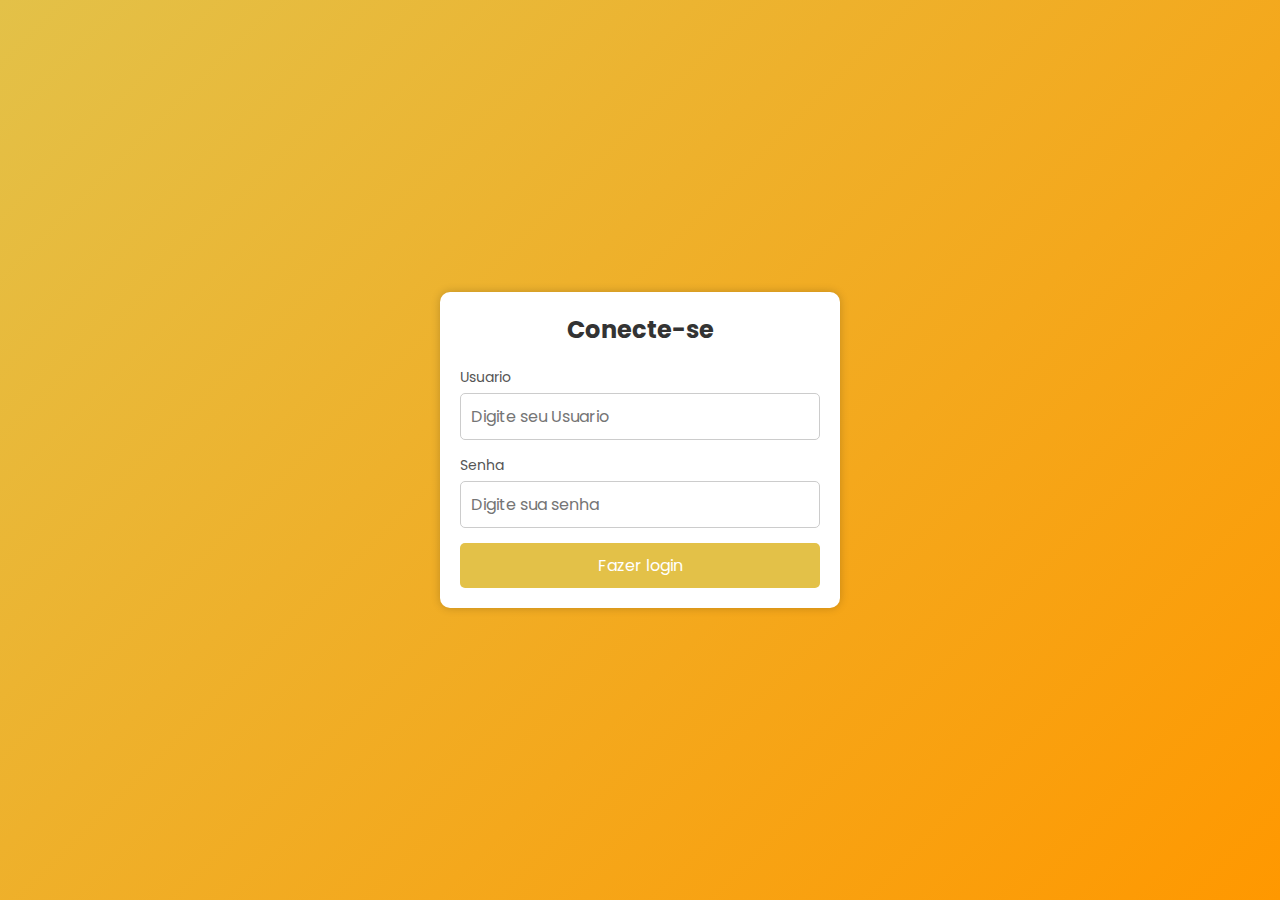
<file: index.html>
<!DOCTYPE html>
<html lang="pt-BR">
  <head>
    <meta charset="UTF-8" />
    <meta name="viewport" content="width=device-width, initial-scale=1.0" />
    <title>Login | Progen Energía</title>
    <link rel="stylesheet" href="login.css" />
    <link
      href="https://fonts.googleapis.com/css2?family=Poppins:wght@300;400;600&display=swap"
      rel="stylesheet"
    />
  </head>
  <body>
    <div class="login-container">
      <form class="login-form" onsubmit="return validarLogin(event)">
        <h2>Conecte-se</h2>

        <div class="input-group">
          <label for="username">Usuario</label>
          <input
            type="text"
            id="username"
            placeholder="Digite seu Usuario"
            required
          />
        </div>

        <div class="input-group">
          <label for="password">Senha</label>
          <input
            type="password"
            id="password"
            placeholder="Digite sua senha"
            required
          />
        </div>

        <button type="submit">Fazer login</button>
      </form>
    </div>

    <script src="login.js"></script>
  </body>
</html>
</file>
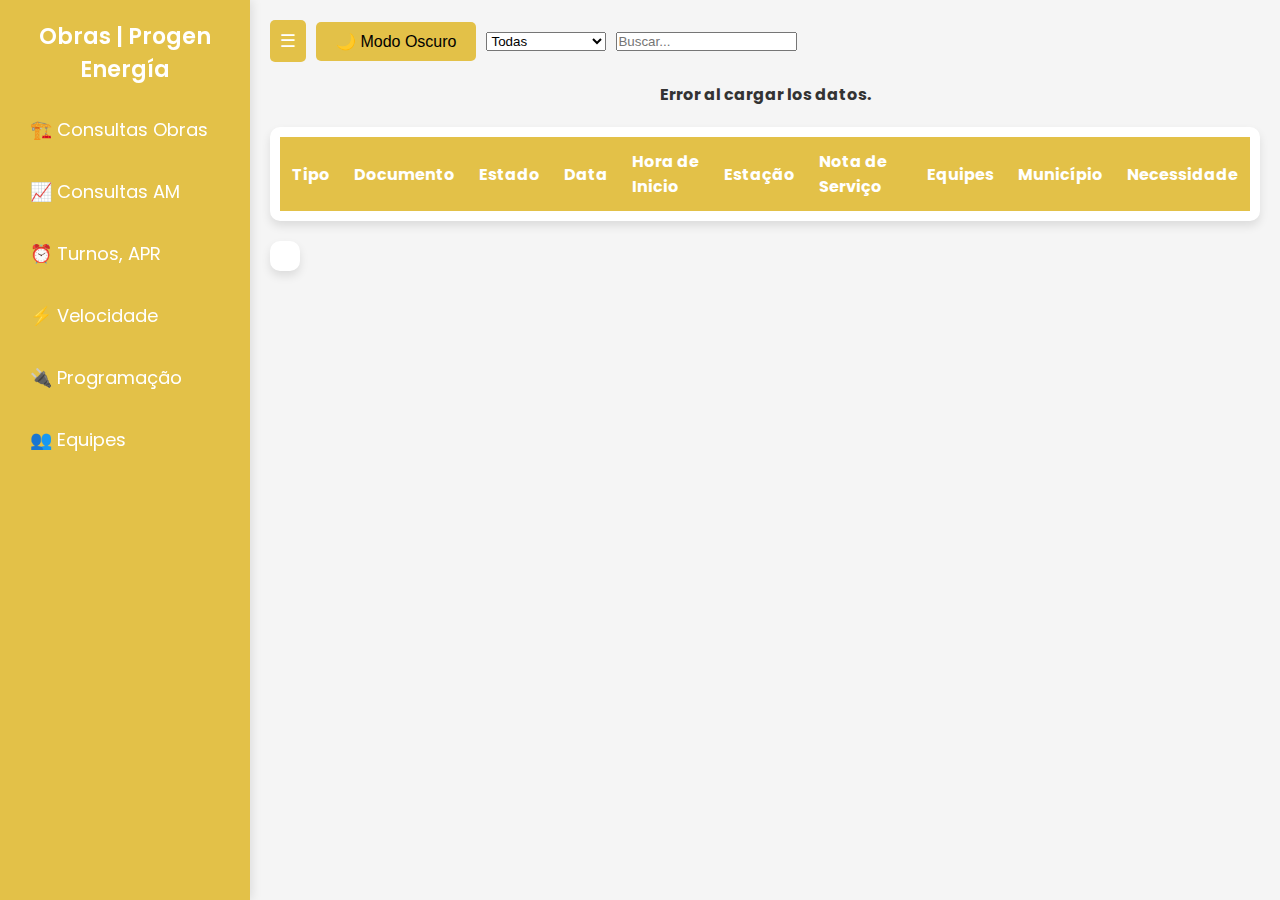
<file: dashboard.html>
<!DOCTYPE html>
<html lang="pt-BR">
  <head>
    <meta charset="UTF-8" />
    <meta name="viewport" content="width=device-width, initial-scale=1.0" />
    <title>Progen Energía</title>
    <link rel="stylesheet" href="/dashboard.css" />
    <link
      href="https://fonts.googleapis.com/css2?family=Poppins:wght@300;400;600&display=swap"
      rel="stylesheet"
    />
  </head>
  <body>
    <!-- Sidebar -->
    <div class="sidebar">
      <h2>Obras | Progen Energía</h2>
      <ul>
        <li><a href="/dashboard.html">🏗️ Consultas Obras</a></li>
        <li><a href="/am.html">📈 Consultas AM</a></li>
        <li><a href="/turno.html">⏰ Turnos, APR</a></li>
        <li><a href="/velocidade.html">⚡ Velocidade</a></li>
        <li><a href="/programacao.html">🔌 Programação</a></li>
        <li><a href="/equipes.html">👥 Equipes</a></li>
        <!--   <li>
          <a href="/progen-energia/index.html" onclick="cerrarSesion()"
            >🚪 Sair</a
          >
        </li> -->
      </ul>
    </div>

    <!-- Contenido principal -->
    <div class="main-content">
      <!-- Barra superior con flex -->
      <div class="top-bar">
        <button class="sidebar-toggle">☰</button>
        <button id="modoOscuro" class="modo-btn">🌙 Modo Oscuro</button>

        <!-- NUEVO: Select para filtrar la estación -->
        <select id="estacaoFilter">
          <option value="">Todas</option>
          <option value="Erechim">Erechim</option>
          <option value="Lagoa Vermelha">Lagoa Vermelha</option>
        </select>

        <input type="text" id="buscador" placeholder="Buscar..." />
      </div>

      <!-- Contenedor principal -->
      <div class="container">
        <!-- Loader -->
        <div id="loader">Cargando datos...</div>

        <div class="table-container">
          <table id="tablaEquipos">
            <thead>
              <tr>
                <th scope="col">Tipo</th>
                <th scope="col">Documento</th>
                <th scope="col">Estado</th>
                <th scope="col">Data</th>
                <th scope="col">Hora de Inicio</th>
                <th scope="col">Estação</th>
                <th scope="col">Nota de Serviço</th>
                <th scope="col">Equipes</th>
                <th scope="col">Município</th>
                <th scope="col">Necessidade</th>
              </tr>
            </thead>
            <tbody></tbody>
          </table>
        </div>

        <div id="legend" class="legend-container"></div>
      </div>
    </div>

    <script src="/dashboard.js"></script>
  </body>
</html>
</file>
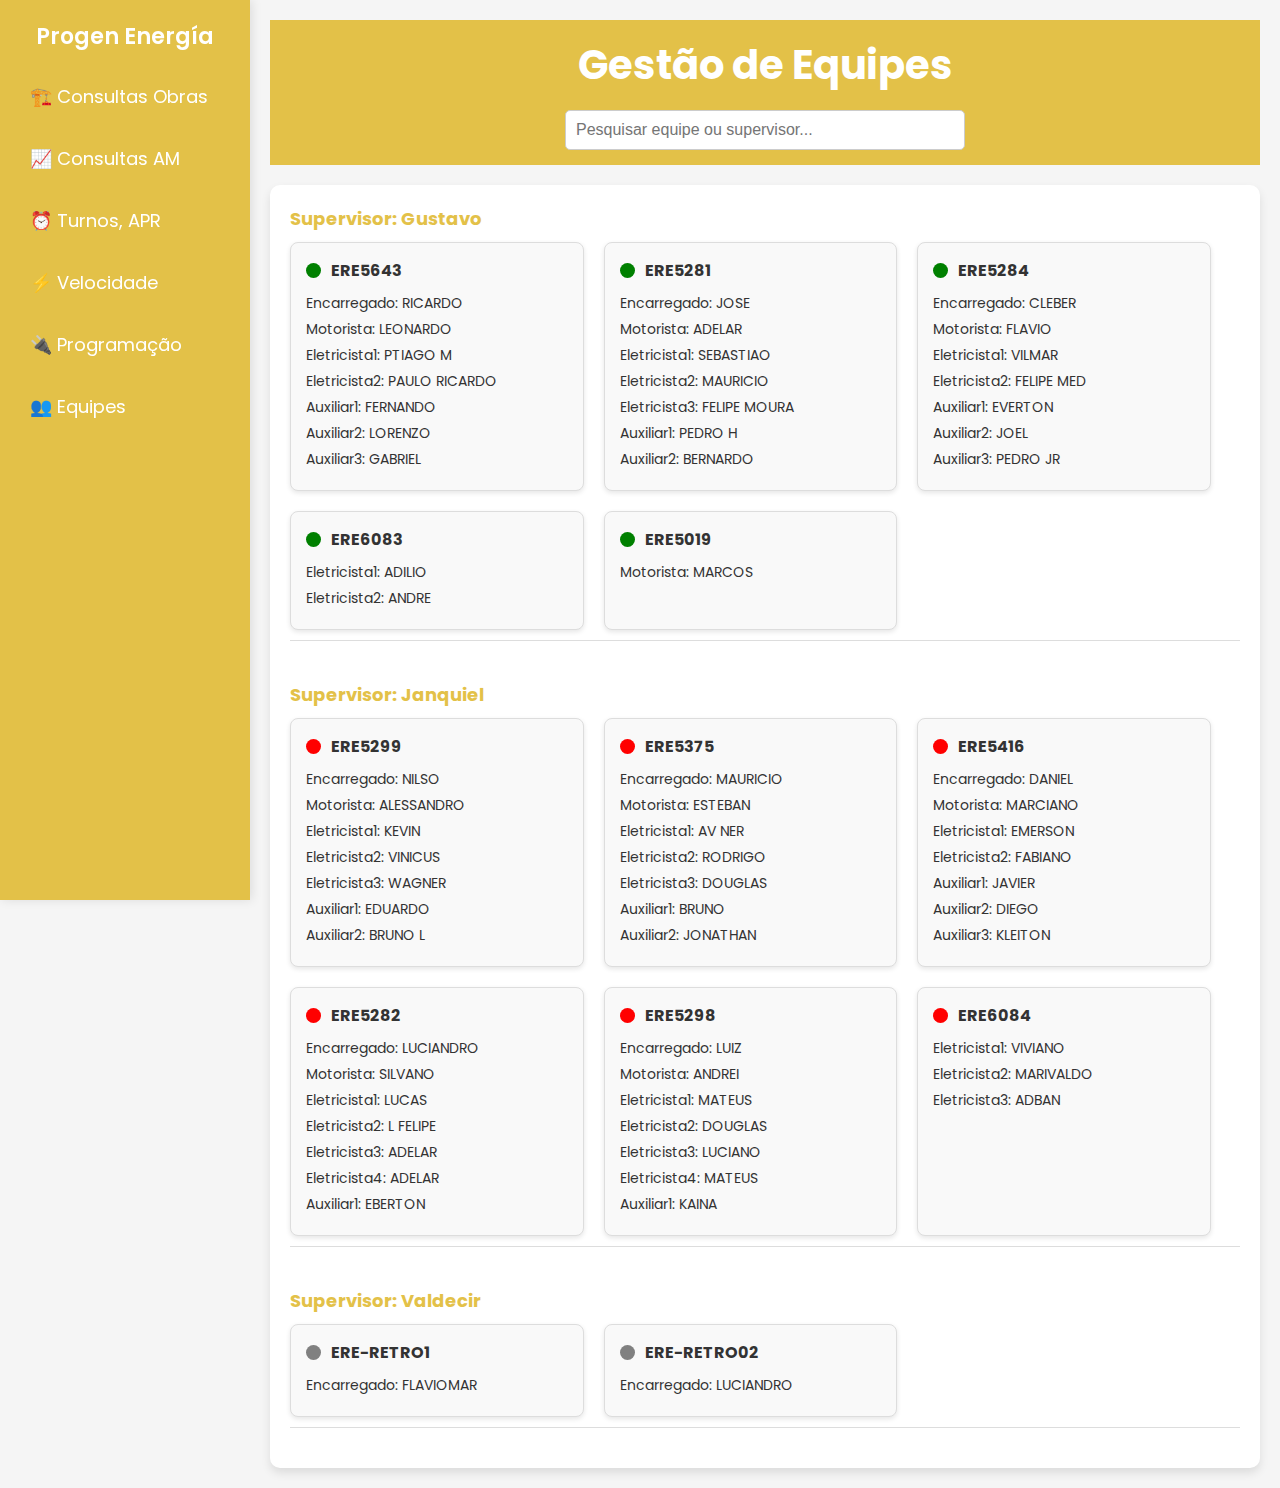
<file: equipes.html>
<!DOCTYPE html>
<html lang="pt-BR">
  <head>
    <meta charset="UTF-8" />
    <meta name="viewport" content="width=device-width, initial-scale=1.0" />
    <title>Gestão de Equipes | Progen Energía</title>
    <link rel="stylesheet" href="/equipes.css" />
    <link
      href="https://fonts.googleapis.com/css2?family=Poppins:wght@300;400;600&display=swap"
      rel="stylesheet"
    />
  </head>
  <body>
    <!-- Sidebar -->
    <div class="sidebar">
      <h2>Progen Energía</h2>
      <ul>
        <li><a href="/dashboard.html">🏗️ Consultas Obras</a></li>
        <li><a href="/am.html">📈 Consultas AM</a></li>
        <li><a href="/turno.html">⏰ Turnos, APR</a></li>
        <li><a href="/velocidade.html">⚡ Velocidade</a></li>
        <li><a href="/programacao.html">🔌 Programação</a></li>
        <li><a href="/equipes.html">👥 Equipes</a></li>
        <!--   <li>
          <a href="/progen-energia/index.html" onclick="cerrarSesion()"
            >🚪 Sair</a
          >
        </li> -->
      </ul>
    </div>

    <!-- Contenido principal -->
    <div class="main-content">
      <header>
        <h1>Gestão de Equipes</h1>
        <input
          type="text"
          id="searchInput"
          placeholder="Pesquisar equipe ou supervisor..."
          onkeyup="filtrarEquipos()"
        />
      </header>

      <div class="container">
        <div id="equiposLista">
          <!-- Aquí se generará dinámicamente la lista de equipos por supervisor -->
        </div>
      </div>
    </div>

    <script src="/equipes.js"></script>
  </body>
</html>
</file>
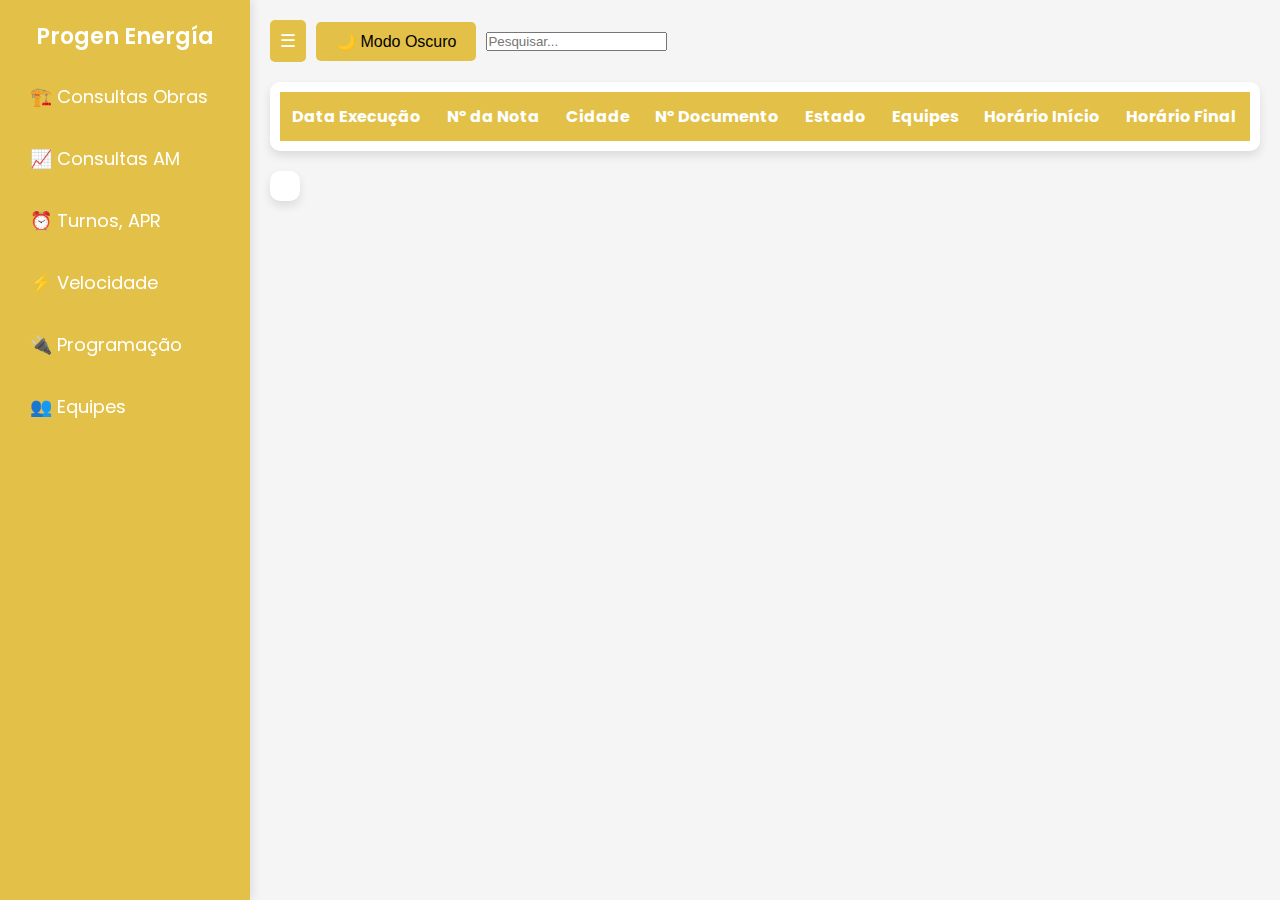
<file: programacao.html>
<!DOCTYPE html>
<html lang="pt-BR">
  <head>
    <meta charset="UTF-8" />
    <meta name="viewport" content="width=device-width, initial-scale=1.0" />
    <title>Programação | Progen Energía</title>
    <link rel="stylesheet" href="/programacao.css" />
    <link
      href="https://fonts.googleapis.com/css2?family=Poppins:wght@300;400;600&display=swap"
      rel="stylesheet"
    />
  </head>
  <body>
    <!-- Sidebar -->
    <div class="sidebar">
      <h2>Progen Energía</h2>
      <ul>
        <li><a href="/dashboard.html">🏗️ Consultas Obras</a></li>
        <li><a href="/am.html">📈 Consultas AM</a></li>
        <li><a href="/turno.html">⏰ Turnos, APR</a></li>
        <li><a href="/velocidade.html">⚡ Velocidade</a></li>
        <li><a href="/programacao.html">🔌 Programação</a></li>
        <li><a href="/equipes.html">👥 Equipes</a></li>
        <!--   <li>
          <a href="/progen-energia/index.html" onclick="cerrarSesion()"
            >🚪 Sair</a
          >
        </li> -->
      </ul>
    </div>

    <!-- Contenido principal -->
    <div class="main-content">
      <!-- Barra superior con flex -->
      <div class="top-bar">
        <button class="sidebar-toggle">☰</button>
        <button id="modoOscuro" class="modo-btn">🌙 Modo Oscuro</button>
        <!-- Campo de búsqueda -->
        <input type="text" id="buscador" placeholder="Pesquisar..." />
      </div>

      <!-- Contenedor principal -->
      <div class="container">
        <!-- Loader -->
        <div id="loader">Cargando datos...</div>

        <div class="table-container">
          <table id="tablaEquipos">
            <thead>
              <tr>
                <th scope="col">Data Execução</th>
                <th scope="col">Nº da Nota</th>
                <th scope="col">Cidade</th>
                <th scope="col">Nº Documento</th>
                <th scope="col">Estado</th>
                <th scope="col">Equipes</th>
                <th scope="col">Horário Início</th>
                <th scope="col">Horário Final</th>
              </tr>
            </thead>
            <tbody></tbody>
          </table>
        </div>

        <!-- Leyenda de Estados -->
        <div id="legend" class="legend-container"></div>
      </div>
    </div>

    <script src="/programacao.js"></script>
  </body>
</html>
</file>
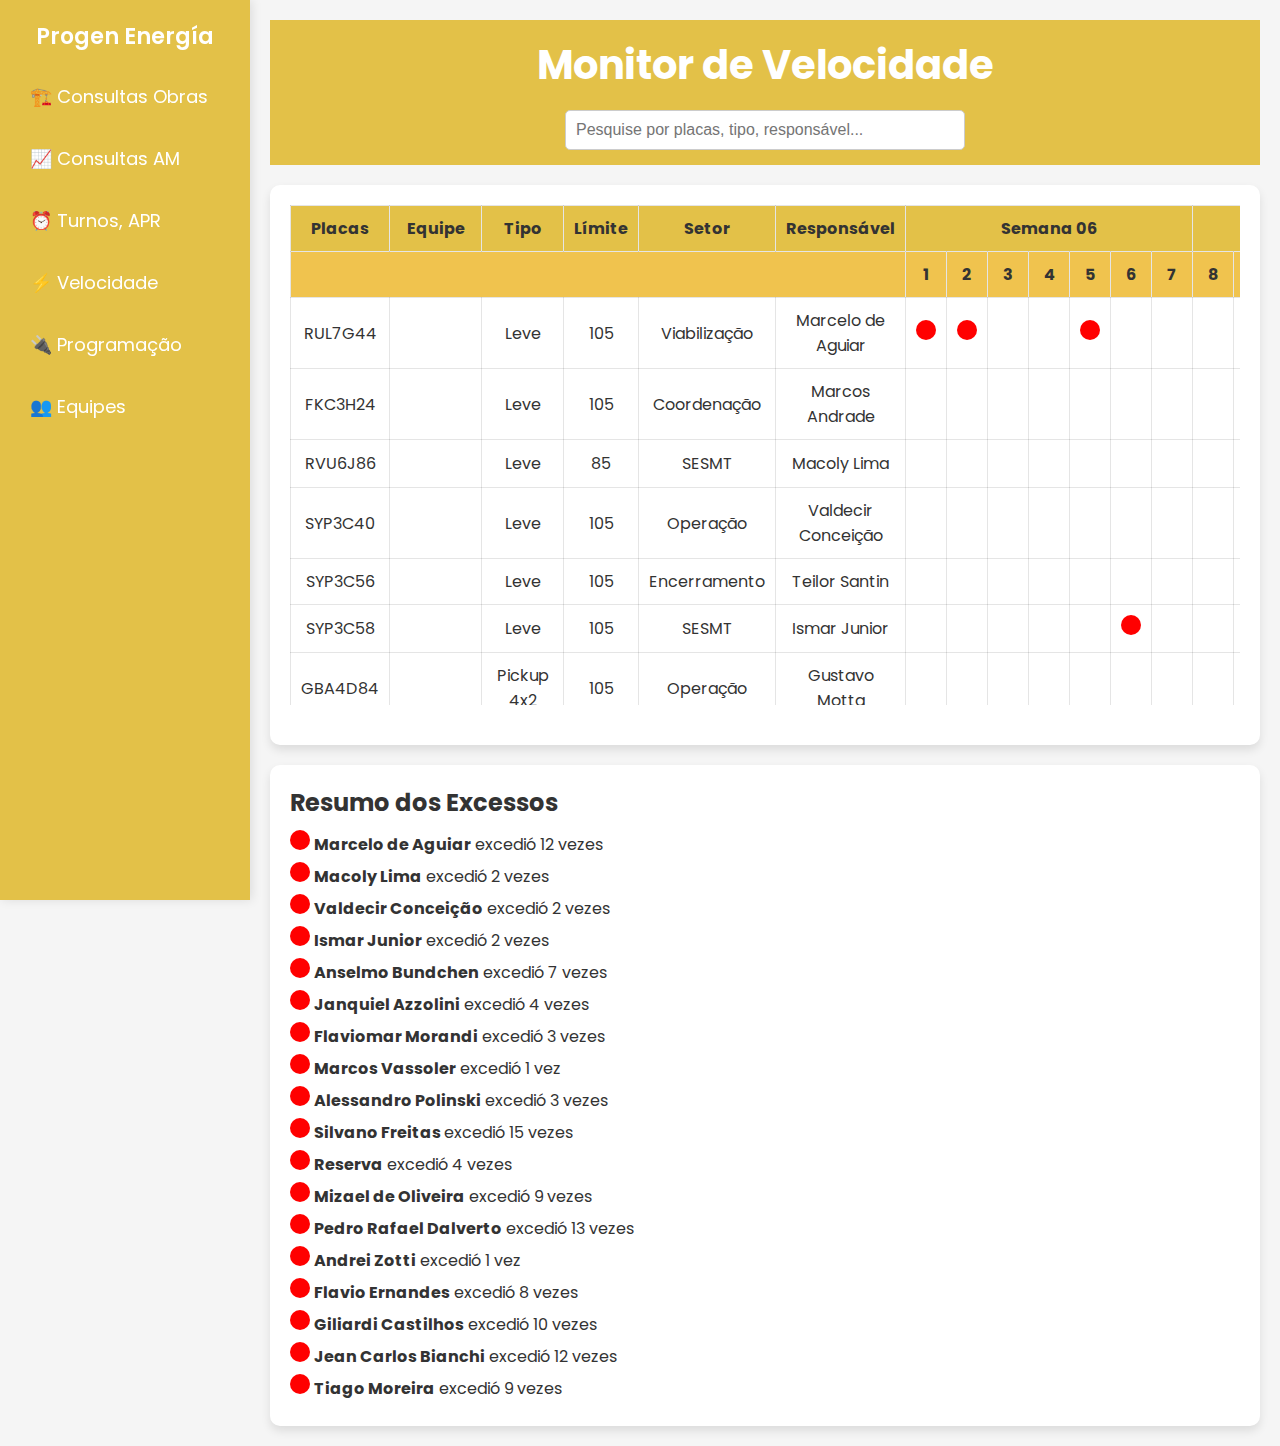
<file: velocidade.html>
<!DOCTYPE html>
<html lang="pt-BR">
  <head>
    <meta charset="UTF-8" />
    <meta name="viewport" content="width=device-width, initial-scale=1.0" />
    <title>Monitor de Velocidad | Progen Energía</title>
    <!-- Enlaza tu CSS -->
    <link rel="stylesheet" href="/velocidade.css" />
    <!-- Fuente Poppins -->
    <link
      href="https://fonts.googleapis.com/css2?family=Poppins:wght@300;400;600&display=swap"
      rel="stylesheet"
    />
  </head>
  <body>
    <!-- Sidebar -->
    <div class="sidebar">
      <h2>Progen Energía</h2>
      <ul>
        <li><a href="/dashboard.html">🏗️ Consultas Obras</a></li>
        <li><a href="/am.html">📈 Consultas AM</a></li>
        <li><a href="/turno.html">⏰ Turnos, APR</a></li>
        <li><a href="/velocidade.html">⚡ Velocidade</a></li>
        <li><a href="/programacao.html">🔌 Programação</a></li>
        <li><a href="/equipes.html">👥 Equipes</a></li>
        <!--   <li>
          <a href="/progen-energia/index.html" onclick="cerrarSesion()"
            >🚪 Sair</a
          >
        </li> -->
      </ul>
    </div>

    <!-- Contenido principal -->
    <div class="main-content">
      <header>
        <h1>Monitor de Velocidade</h1>
        <!-- Campo de búsqueda -->
        <input
          type="text"
          id="searchInput"
          placeholder="Pesquise por placas, tipo, responsável..."
          onkeyup="filtrarTabla()"
        />
      </header>

      <div class="container">
        <!-- Contenedor con scroll para la tabla -->
        <div class="table-responsive">
          <table id="tablaVelocidade">
            <thead>
              <tr>
                <th>Placas</th>
                <th>Equipe</th>
                <th>Tipo</th>
                <th>Límite</th>
                <th>Setor</th>
                <th>Responsável</th>
                <!-- Semana 06 -->
                <th colspan="7">Semana 06</th>
                <!-- Semana 07 -->
                <th colspan="7">Semana 07</th>
                <!-- Semana 08 -->
                <th colspan="7">Semana 08</th>
                <!-- Semana 09 -->
                <th colspan="7">Semana 09</th>
              </tr>
              <tr>
                <!-- Esta celda abarca las 6 columnas fijas -->
                <th colspan="6"></th>
                <!-- Días de la semana 06 -->
                <th>1</th>
                <th>2</th>
                <th>3</th>
                <th>4</th>
                <th>5</th>
                <th>6</th>
                <th>7</th>
                <!-- Días de la semana 07 -->
                <th>8</th>
                <th>9</th>
                <th>10</th>
                <th>11</th>
                <th>12</th>
                <th>13</th>
                <th>14</th>
                <!-- Días de la semana 08 -->
                <th>15</th>
                <th>16</th>
                <th>17</th>
                <th>18</th>
                <th>19</th>
                <th>20</th>
                <th>21</th>
                <!-- Días de la semana 09 -->
                <th>22</th>
                <th>23</th>
                <th>24</th>
                <th>25</th>
                <th>26</th>
                <th>27</th>
                <th>28</th>
              </tr>
            </thead>
            <tbody>
              <!-- Se llenará dinámicamente con JS -->
            </tbody>
          </table>
        </div>
      </div>

      <!-- Aquí se inyectará la leyenda de excesos desde JS -->
    </div>

    <!-- Enlaza tu archivo JavaScript -->
    <script src="/velocidade.js"></script>
  </body>
</html>
</file>
<file: login.css>
/* Importar fuente */
@import url("https://fonts.googleapis.com/css2?family=Poppins:wght@300;400;600&display=swap");

* {
  margin: 0;
  padding: 0;
  box-sizing: border-box;
  font-family: "Poppins", sans-serif;
}

body {
  display: flex;
  justify-content: center;
  align-items: center;
  height: 100vh;
  background: linear-gradient(135deg, #e3c148, #ff9800);
}

.login-container {
  width: 100%;
  max-width: 400px;
  padding: 20px;
  background: #fff;
  border-radius: 10px;
  box-shadow: 0 0 10px rgba(0, 0, 0, 0.2);
  text-align: center;
}

.login-form h2 {
  margin-bottom: 20px;
  color: #333;
}

.input-group {
  margin-bottom: 15px;
  text-align: left;
}

.input-group label {
  display: block;
  font-size: 14px;
  color: #555;
}

.input-group input {
  width: 100%;
  padding: 10px;
  border: 1px solid #ccc;
  border-radius: 5px;
  font-size: 16px;
  margin-top: 5px;
}

button {
  width: 100%;
  padding: 10px;
  background: #e3c148;
  color: #fff;
  font-size: 16px;
  border: none;
  border-radius: 5px;
  cursor: pointer;
  transition: 0.3s;
}

button:hover {
  background: #d4a629;
}

.register-link {
  margin-top: 10px;
  font-size: 14px;
}

.register-link a {
  color: #e3c148;
  text-decoration: none;
  font-weight: bold;
}

.register-link a:hover {
  text-decoration: underline;
}

/* Responsivo */
@media (max-width: 480px) {
  .login-container {
    width: 90%;
  }
}
</file>
<file: dashboard.css>
/* RESET GENERAL */
* {
  margin: 0;
  padding: 0;
  box-sizing: border-box;
}

/* ESTILOS GENERALES */
body {
  font-family: "Poppins", sans-serif;
  background-color: #f5f5f5;
  color: #333;
  transition: background 0.3s, color 0.3s;
  display: flex; /* Para que el sidebar y el contenido estén en la misma línea */
}

/* SIDEBAR */
.sidebar {
  position: fixed;
  left: 0;
  top: 0;
  width: 250px;
  height: 100%;
  background: #e3c148;
  color: white;
  padding: 20px;
  box-shadow: 2px 0 10px rgba(0, 0, 0, 0.1);
  transition: transform 0.3s ease-in-out;
  z-index: 1000;
}

.sidebar h2 {
  font-size: 22px;
  text-align: center;
  margin-bottom: 20px;
  font-weight: 600;
}

.sidebar ul {
  list-style: none;
}

.sidebar ul li {
  margin: 15px 0;
}

.sidebar ul li a {
  text-decoration: none;
  color: white;
  font-size: 18px;
  display: flex;
  align-items: center;
  padding: 10px;
  border-radius: 5px;
  transition: background 0.3s;
}

.sidebar ul li a:hover {
  background: rgba(255, 255, 255, 0.2);
}

.top-bar {
  display: flex;
  align-items: center;
  gap: 10px; /* Espacio entre elementos */
  margin-bottom: 20px;
}

/* Botón de la sidebar (sin posición absoluta) */
.sidebar-toggle {
  background: #e3c148;
  border: none;
  padding: 10px;
  cursor: pointer;
  font-size: 18px;
  color: white;
  border-radius: 5px;
  transition: background 0.3s;
  /* Elimina position: fixed/absolute y left, top */
}

.sidebar-toggle:hover {
  background: #c7a638;
}

/* Ajuste del contenedor principal */
.main-content {
  margin-left: 250px; /* Respeto al sidebar */
  padding: 20px;
  transition: margin-left 0.3s;
  width: calc(100% - 250px);
}

/* Ajuste de la .container para que no afecte la top-bar */
.container {
  max-width: 100%;
  margin: auto;
  background: transparent;
}

/* LOADER */
#loader {
  font-size: 16px;
  font-weight: bold;
  color: #333;
  margin-top: 20px;
  text-align: center;
  display: none; /* Oculto por defecto */
}

/* TABLA */
.table-container {
  width: 100%;
  overflow-x: auto;
  margin-top: 20px;
  border-radius: 10px;
  box-shadow: 0px 5px 10px rgba(0, 0, 0, 0.1);
  background: white;
  padding: 10px;
}

table {
  width: 100%;
  border-collapse: collapse;
  min-width: 600px; /* Para evitar que se contraiga demasiado */
}

th {
  background: rgb(227, 193, 72);
  color: white;
  font-weight: bold;
  padding: 12px;
  text-align: left;
}

td {
  padding: 10px;
  border-bottom: 1px solid rgba(0, 0, 0, 0.1);
  border-right: 1px solid rgba(0, 0, 0, 0.1);
}

td:last-child {
  border-right: none;
}

tbody tr:nth-child(even) {
  background: #f9f9f9;
}

/* CLASES PARA COLORES DE ESTADOS (APLICA EN TABLA Y LEYENDA) */
.estado {
  font-weight: bold;
  text-align: center;
  color: #fff; /* Por defecto, texto en blanco */
}

.concluido {
  background: green !important;
}

.cancelado {
  background: red !important;
}

.aguardando {
  background: orange !important;
}

.elaboracao {
  background: blue !important;
}

.execucao {
  background: purple !important;
}

.default {
  background: gray !important;
}

/* LEYENDA */
/* Leyenda en modo claro (por defecto) */
.legend-container {
  margin-top: 20px;
  background: white;
  padding: 15px;
  border-radius: 10px;
  box-shadow: 0px 5px 10px rgba(0, 0, 0, 0.1);
  width: fit-content;
  color: #333;
}

/* Leyenda en modo oscuro */
.dark-mode .legend-container {
  background: #444;
  color: #f5f5f5;
  box-shadow: 0px 5px 10px rgba(0, 0, 0, 0.5);
}

.dark-mode .legend-container h3 {
  color: #f5f5f5;
}

/* Reafirmamos los colores de los círculos en modo oscuro */
.dark-mode .legend-color.concluido {
  background: green !important;
}

.dark-mode .legend-color.cancelado {
  background: red !important;
}

.dark-mode .legend-color.aguardando {
  background: orange !important;
}

.dark-mode .legend-color.elaboracao {
  background: blue !important;
}

.dark-mode .legend-color.execucao {
  background: purple !important;
}

.dark-mode .legend-color.default {
  background: gray !important;
}

/* Reglas generales para los círculos */
.legend-color {
  width: 15px;
  height: 15px;
  border-radius: 50%;
  margin-right: 10px;
  display: inline-block;
}

/* MODO OSCURO */
.dark-mode {
  background-color: #222;
  color: #f5f5f5;
}

.dark-mode .table-container {
  background-color: #333;
}

.dark-mode th {
  background: #444;
}

.dark-mode td {
  border-bottom: 1px solid rgba(255, 255, 255, 0.1);
  border-right: 1px solid rgba(255, 255, 255, 0.1);
}

.dark-mode tbody tr:nth-child(even) {
  background: rgba(255, 255, 255, 0.1);
}

.dark-mode .sidebar {
  background: #444;
}

.dark-mode .sidebar ul li a {
  color: #f5f5f5;
}

.modo-btn {
  background: #e3c148;
  border: none;
  padding: 10px 20px;
  border-radius: 5px;
  cursor: pointer;
  font-size: 16px;
  transition: all 0.3s;
}

.modo-btn:hover {
  background: #c7a638;
}

/* RESPONSIVE (MÓVILES) */
@media (max-width: 768px) {
  .sidebar {
    transform: translateX(-100%);
  }
  .sidebar.open {
    transform: translateX(0);
  }

  .sidebar-toggle {
    left: 10px;
  }

  .main-content {
    margin-left: 0;
    width: 100%;
  }

  .table-container {
    border-radius: 0;
    box-shadow: none;
  }

  table {
    width: 100%;
    display: block;
    overflow-x: auto;
    white-space: nowrap;
  }

  th,
  td {
    padding: 8px;
  }
}
</file>
<file: equipes.css>
/* RESET GENERAL */
* {
  margin: 0;
  padding: 0;
  box-sizing: border-box;
}

/* ESTILOS GENERALES */
body {
  font-family: "Poppins", sans-serif;
  background-color: #f5f5f5;
  color: #333;
  display: flex;
  transition: background 0.3s, color 0.3s;
}

/* SIDEBAR */
.sidebar {
  position: fixed;
  left: 0;
  top: 0;
  width: 250px;
  height: 100%;
  background: #e3c148;
  color: white;
  padding: 20px;
  box-shadow: 2px 0 10px rgba(0, 0, 0, 0.1);
  z-index: 1000;
}
.sidebar h2 {
  text-align: center;
  margin-bottom: 20px;
  font-weight: 600;
  font-size: 22px;
}
.sidebar ul {
  list-style: none;
}
.sidebar ul li {
  margin: 15px 0;
}
.sidebar ul li a {
  color: white;
  text-decoration: none;
  font-size: 18px;
  padding: 10px;
  border-radius: 5px;
  transition: background 0.3s;
  display: block;
}
.sidebar ul li a:hover,
.sidebar ul li a.active {
  background: rgba(255, 255, 255, 0.2);
}

/* CONTENIDO PRINCIPAL */
.main-content {
  margin-left: 250px;
  padding: 20px;
  width: calc(100% - 250px);
  transition: margin-left 0.3s;
}
header {
  background: #e3c148;
  color: white;
  padding: 15px;
  text-align: center;
  font-size: 20px;
  margin-bottom: 20px;
}
header input {
  width: 100%;
  max-width: 400px;
  padding: 10px;
  margin: 15px auto 0;
  border: 1px solid #ccc;
  border-radius: 5px;
  display: block;
  font-size: 16px;
}

/* CONTENEDOR */
.container {
  background: white;
  padding: 20px;
  border-radius: 10px;
  box-shadow: 0px 5px 10px rgba(0, 0, 0, 0.1);
}

/* LISTA DE EQUIPOS */
#equiposLista {
  display: flex;
  flex-direction: column;
  gap: 20px;
}

/* Sección por supervisor */
.supervisor {
  border-bottom: 1px solid #ddd;
  padding-bottom: 10px;
  margin-bottom: 20px;
}
.supervisor h2 {
  font-size: 18px;
  margin-bottom: 10px;
  color: #e3c148;
}

/* Contenedor de tarjetas de equipo: disposición en rejilla (flex) */
.teams-container {
  display: flex;
  flex-wrap: wrap;
  gap: 20px;
}

/* Tarjeta de equipo */
.team-card {
  background: #f9f9f9;
  border: 1px solid #ddd;
  border-radius: 8px;
  padding: 15px;
  width: calc(33% - 20px);
  min-width: 250px;
  box-shadow: 0 2px 5px rgba(0, 0, 0, 0.1);
}

/* Encabezado del equipo: círculo + prefijo */
.team-header {
  display: flex;
  align-items: center;
  margin-bottom: 10px;
}
.team-circle {
  display: inline-block;
  width: 15px;
  height: 15px;
  border-radius: 50%;
  margin-right: 10px;
}
.team-prefix {
  font-size: 16px;
  font-weight: bold;
  color: #333;
}

/* Lista de detalles del equipo */
.team-card ul {
  list-style: none;
  padding-left: 0;
}
.team-card ul li {
  margin-bottom: 5px;
  font-size: 14px;
}

/* RESPONSIVE */
@media (max-width: 768px) {
  .team-card {
    width: calc(50% - 20px);
  }
}
@media (max-width: 480px) {
  .team-card {
    width: 100%;
  }
}

/* MODO OSCURO */
.dark-mode {
  background-color: #222;
  color: #f5f5f5;
}
.dark-mode .main-content {
  background: #222;
}
.dark-mode .container {
  background: #333;
  color: #f5f5f5;
}
.dark-mode header {
  background: #444;
}
.dark-mode .sidebar {
  background: #444;
}
.dark-mode .sidebar ul li a {
  color: #f5f5f5;
}
.dark-mode .team-card {
  background: #555;
  border: 1px solid #666;
}
/*.dark-mode .team-card h3,\n.dark-mode .team-card ul li,\n.dark-mode .team-prefix {\n  color: #f5f5f5;\n}*/
</file>
<file: programacao.css>
/* RESET GENERAL */
* {
  margin: 0;
  padding: 0;
  box-sizing: border-box;
}

/* ESTILOS GENERALES */
body {
  font-family: "Poppins", sans-serif;
  background-color: #f5f5f5;
  color: #333;
  transition: background 0.3s, color 0.3s;
  display: flex; /* Para que el sidebar y el contenido estén en la misma línea */
}

/* SIDEBAR */
.sidebar {
  position: fixed;
  left: 0;
  top: 0;
  width: 250px;
  height: 100%;
  background: #e3c148;
  color: white;
  padding: 20px;
  box-shadow: 2px 0 10px rgba(0, 0, 0, 0.1);
  transition: transform 0.3s ease-in-out;
  z-index: 1000;
}

.sidebar h2 {
  font-size: 22px;
  text-align: center;
  margin-bottom: 20px;
  font-weight: 600;
}

.sidebar ul {
  list-style: none;
}

.sidebar ul li {
  margin: 15px 0;
}

.sidebar ul li a {
  text-decoration: none;
  color: white;
  font-size: 18px;
  display: flex;
  align-items: center;
  padding: 10px;
  border-radius: 5px;
  transition: background 0.3s;
}

.sidebar ul li a:hover {
  background: rgba(255, 255, 255, 0.2);
}

.top-bar {
  display: flex;
  align-items: center;
  gap: 10px; /* Espacio entre elementos */
  margin-bottom: 20px;
}

/* Botón de la sidebar (sin posición absoluta) */
.sidebar-toggle {
  background: #e3c148;
  border: none;
  padding: 10px;
  cursor: pointer;
  font-size: 18px;
  color: white;
  border-radius: 5px;
  transition: background 0.3s;
  /* Elimina position: fixed/absolute y left, top */
}

.sidebar-toggle:hover {
  background: #c7a638;
}

/* Ajuste del contenedor principal */
.main-content {
  margin-left: 250px; /* Respeto al sidebar */
  padding: 20px;
  transition: margin-left 0.3s;
  width: calc(100% - 250px);
}

/* Ajuste de la .container para que no afecte la top-bar */
.container {
  max-width: 100%;
  margin: auto;
  background: transparent;
}

/* LOADER */
#loader {
  font-size: 16px;
  font-weight: bold;
  color: #333;
  margin-top: 20px;
  text-align: center;
  display: none; /* Oculto por defecto */
}

/* TABLA */
.table-container {
  width: 100%;
  overflow-x: auto;
  margin-top: 20px;
  border-radius: 10px;
  box-shadow: 0px 5px 10px rgba(0, 0, 0, 0.1);
  background: white;
  padding: 10px;
}

table {
  width: 100%;
  border-collapse: collapse;
  min-width: 600px; /* Para evitar que se contraiga demasiado */
}

th {
  background: rgb(227, 193, 72);
  color: white;
  font-weight: bold;
  padding: 12px;
  text-align: left;
}

td {
  padding: 10px;
  border-bottom: 1px solid rgba(0, 0, 0, 0.1);
  border-right: 1px solid rgba(0, 0, 0, 0.1);
}

td:last-child {
  border-right: none;
}

tbody tr:nth-child(even) {
  background: #f9f9f9;
}

/* CLASES PARA COLORES DE ESTADOS (APLICA EN TABLA Y LEYENDA) */
.estado {
  font-weight: bold;
  text-align: center;
  color: #fff; /* Por defecto, texto en blanco */
}

.concluido {
  background: green !important;
}

.cancelado {
  background: red !important;
}

.aguardando {
  background: green !important;
}

.elaboracao {
  background: blue !important;
}

.execucao {
  background: purple !important;
}

.preparação {
  background: rgb(128, 0, 128) !important;
}

.default {
  background: gray !important;
}

/* LEYENDA */
/* Leyenda en modo claro (por defecto) */
.legend-container {
  margin-top: 20px;
  background: white;
  padding: 15px;
  border-radius: 10px;
  box-shadow: 0px 5px 10px rgba(0, 0, 0, 0.1);
  width: fit-content;
  color: #333;
}

/* Leyenda en modo oscuro */
.dark-mode .legend-container {
  background: #444;
  color: #f5f5f5;
  box-shadow: 0px 5px 10px rgba(0, 0, 0, 0.5);
}

.dark-mode .legend-container h3 {
  color: #f5f5f5;
}

/* Reafirmamos los colores de los círculos en modo oscuro */
.dark-mode .legend-color.concluido {
  background: green !important;
}

.dark-mode .legend-color.cancelado {
  background: red !important;
}

.dark-mode .legend-color.aguardando {
  background: rgb(0, 255, 13) !important;
}

.dark-mode .legend-color.elaboracao {
  background: blue !important;
}

.dark-mode .legend-color.execucao {
  background: purple !important;
}

.dark-mode .legend-color.default {
  background: gray !important;
}

/* Reglas generales para los círculos */
.legend-color {
  width: 15px;
  height: 15px;
  border-radius: 50%;
  margin-right: 10px;
  display: inline-block;
}

/* MODO OSCURO */
.dark-mode {
  background-color: #222;
  color: #f5f5f5;
}

.dark-mode .table-container {
  background-color: #333;
}

.dark-mode th {
  background: #444;
}

.dark-mode td {
  border-bottom: 1px solid rgba(255, 255, 255, 0.1);
  border-right: 1px solid rgba(255, 255, 255, 0.1);
}

.dark-mode tbody tr:nth-child(even) {
  background: rgba(255, 255, 255, 0.1);
}

.dark-mode .sidebar {
  background: #444;
}

.dark-mode .sidebar ul li a {
  color: #f5f5f5;
}

.modo-btn {
  background: #e3c148;
  border: none;
  padding: 10px 20px;
  border-radius: 5px;
  cursor: pointer;
  font-size: 16px;
  transition: all 0.3s;
}

.modo-btn:hover {
  background: #c7a638;
}

/* RESPONSIVE (MÓVILES) */
@media (max-width: 768px) {
  .sidebar {
    transform: translateX(-100%);
  }
  .sidebar.open {
    transform: translateX(0);
  }

  .sidebar-toggle {
    left: 10px;
  }

  .main-content {
    margin-left: 0;
    width: 100%;
  }

  .table-container {
    border-radius: 0;
    box-shadow: none;
  }

  table {
    width: 100%;
    display: block;
    overflow-x: auto;
    white-space: nowrap;
  }

  th,
  td {
    padding: 8px;
  }
}
</file>
<file: velocidade.css>
/* RESET GENERAL */
* {
  margin: 0;
  padding: 0;
  box-sizing: border-box;
}

/* ESTILOS GENERALES */
body {
  font-family: "Poppins", sans-serif;
  background-color: #f5f5f5;
  color: #333;
  display: flex;
  transition: background 0.3s, color 0.3s;
}

/* SIDEBAR */
.sidebar {
  position: fixed;
  left: 0;
  top: 0;
  width: 250px;
  height: 100%;
  background: #e3c148;
  color: white;
  padding: 20px;
  box-shadow: 2px 0 10px rgba(0, 0, 0, 0.1);
  z-index: 1000;
}
.sidebar h2 {
  text-align: center;
  margin-bottom: 20px;
  font-weight: 600;
  font-size: 22px;
}
.sidebar ul {
  list-style: none;
}
.sidebar ul li {
  margin: 15px 0;
}
.sidebar ul li a {
  color: white;
  text-decoration: none;
  font-size: 18px;
  padding: 10px;
  border-radius: 5px;
  transition: background 0.3s;
  display: block;
}
.sidebar ul li a:hover,
.sidebar ul li a.active {
  background: rgba(255, 255, 255, 0.2);
}

/* CONTENIDO PRINCIPAL */
.main-content {
  flex-grow: 1;
  margin-left: 250px;
  padding: 20px;
  width: calc(100% - 250px);
  transition: margin-left 0.3s;
}

/* HEADER */
header {
  background: #e3c148;
  color: white;
  padding: 15px;
  text-align: center;
  font-size: 20px;
  margin-bottom: 20px;
}
header input {
  width: 100%;
  max-width: 400px;
  padding: 10px;
  margin: 15px auto 0;
  border: 1px solid #ccc;
  border-radius: 5px;
  display: block;
  font-size: 16px;
}

/* CONTENEDOR */
.container {
  background: white;
  padding: 20px;
  border-radius: 10px;
  box-shadow: 0px 5px 10px rgba(0, 0, 0, 0.1);
}

/* SCROLL PARA LA TABLA */
.table-responsive {
  max-height: 500px; /* Ajusta según necesites */
  overflow: auto; /* Permite scroll vertical y horizontal */
  margin-bottom: 20px;
}

/* TABLA */
#tablaVelocidade {
  width: 100%;
  border-collapse: collapse;
  min-width: 1000px; /* Ajusta para que aparezca el scroll horizontal si hay muchas columnas */
}
#tablaVelocidade th,
#tablaVelocidade td {
  padding: 10px;
  border: 1px solid rgba(0, 0, 0, 0.1);
  text-align: center;
}

/* CABECERA STICKY */
#tablaVelocidade thead th {
  position: sticky;
  top: 0;
  background: rgb(227, 193, 72);
  z-index: 2; /* Para que quede por encima de las celdas al hacer scroll */
}

/* Segunda fila de thead (días) */
#tablaVelocidade thead tr:nth-child(2) th {
  top: 40px; /* Ajustar según la altura de la primera fila */
  background: #f0c34e;
  z-index: 2;
}

/* CÍRCULOS EN LAS CELDAS */
.circle {
  width: 20px;
  height: 20px;
  display: inline-block;
  border-radius: 50%;
  background: #ddd; /* color base */
}

/* Estado 'exceeded' = círculo rojo */
.exceeded {
  background: red !important;
}

/* LEYENDA DE EXCESOS */
.legend-container {
  background: white;
  margin-top: 20px;
  padding: 20px;
  border-radius: 10px;
  box-shadow: 0px 5px 10px rgba(0, 0, 0, 0.1);
}
.legend-container h2 {
  margin-bottom: 10px;
}
.legend-container ul {
  list-style: none;
  padding-left: 0;
}
.legend-container li {
  margin: 5px 0;
  font-size: 16px;
}

/* RESPONSIVE */
@media (max-width: 768px) {
  .sidebar {
    transform: translateX(-100%);
  }
  .sidebar.open {
    transform: translateX(0);
  }
  .main-content {
    margin-left: 0;
    width: 100%;
  }
}

/* MODO OSCURO (opcional) */
.dark-mode {
  background-color: #222;
  color: #f5f5f5;
}
.dark-mode .container {
  background: #333;
}
.dark-mode header {
  background: #444;
}
.dark-mode .sidebar {
  background: #444;
}
.dark-mode .sidebar ul li a {
  color: #f5f5f5;
}
.dark-mode thead th {
  background: #444 !important;
}
.dark-mode thead tr:nth-child(2) th {
  background: #555 !important;
}
.dark-mode td {
  border: 1px solid rgba(255, 255, 255, 0.1);
}
</file>
